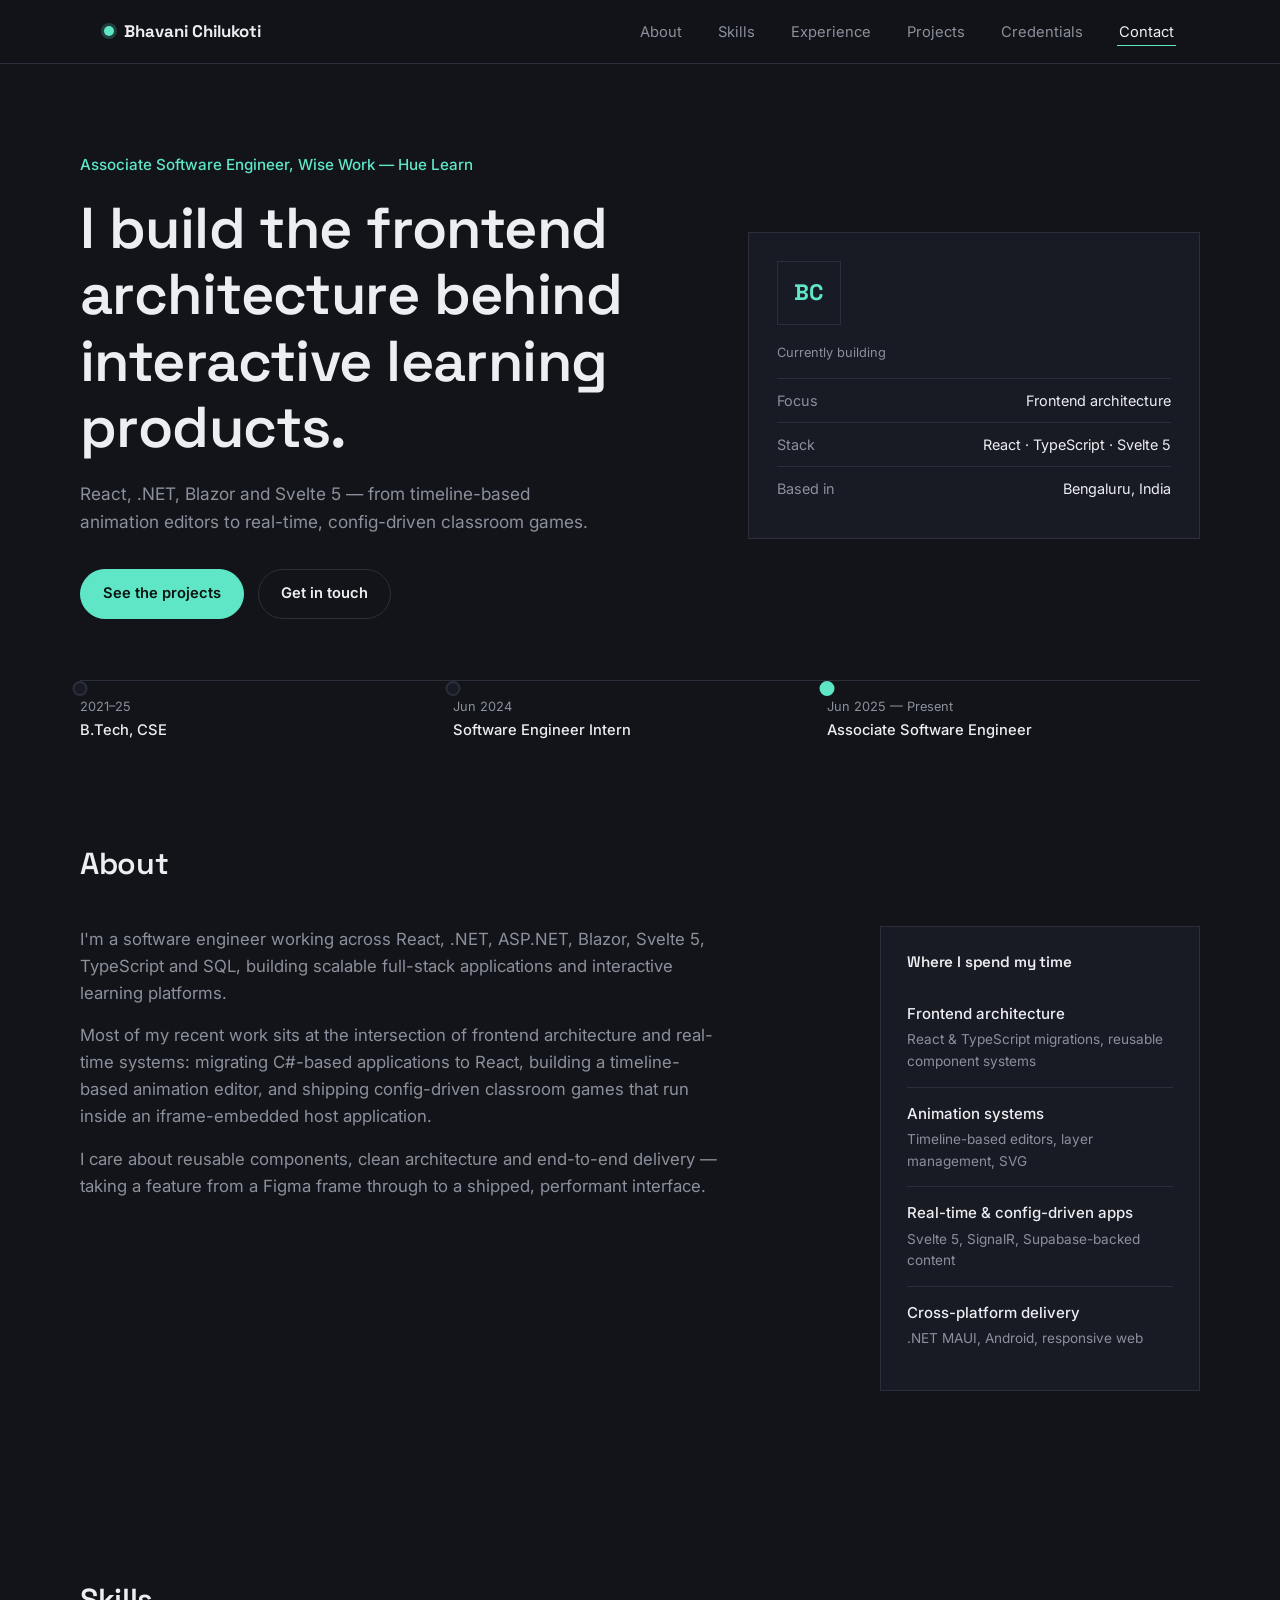
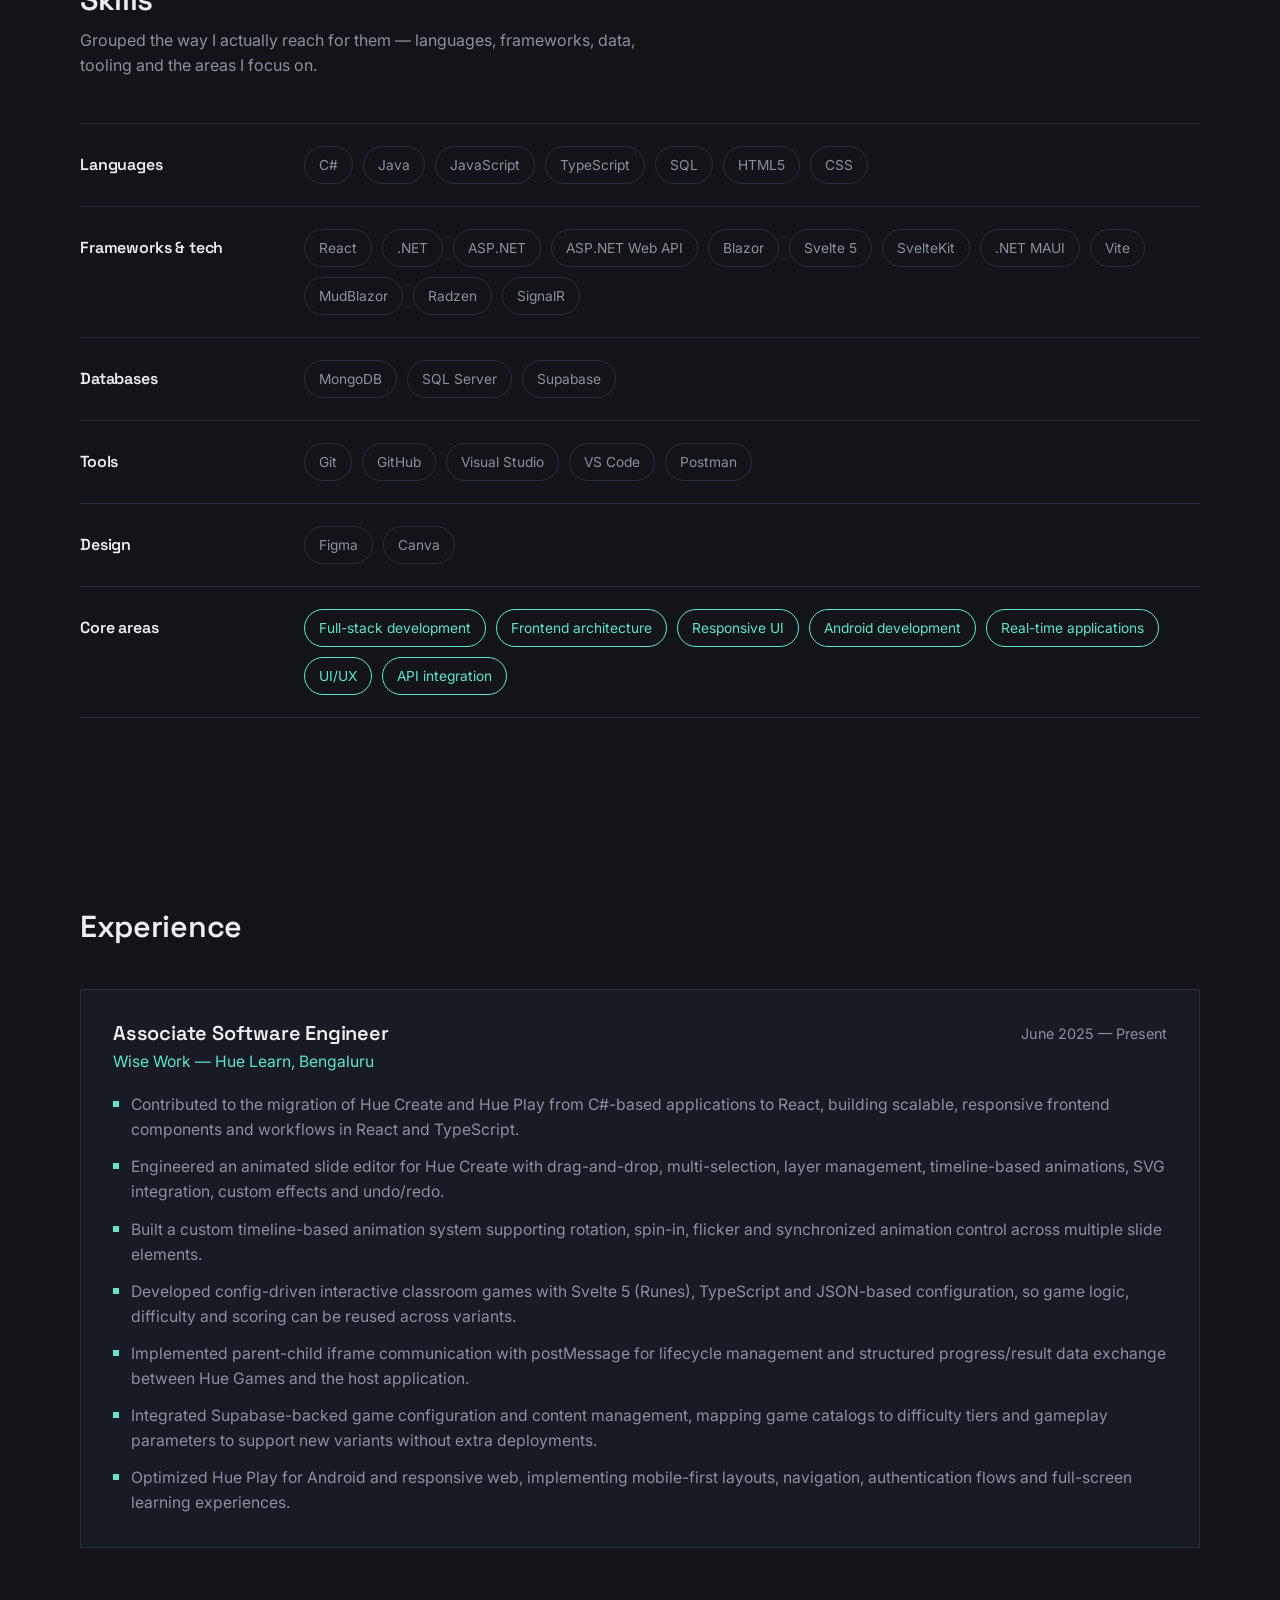
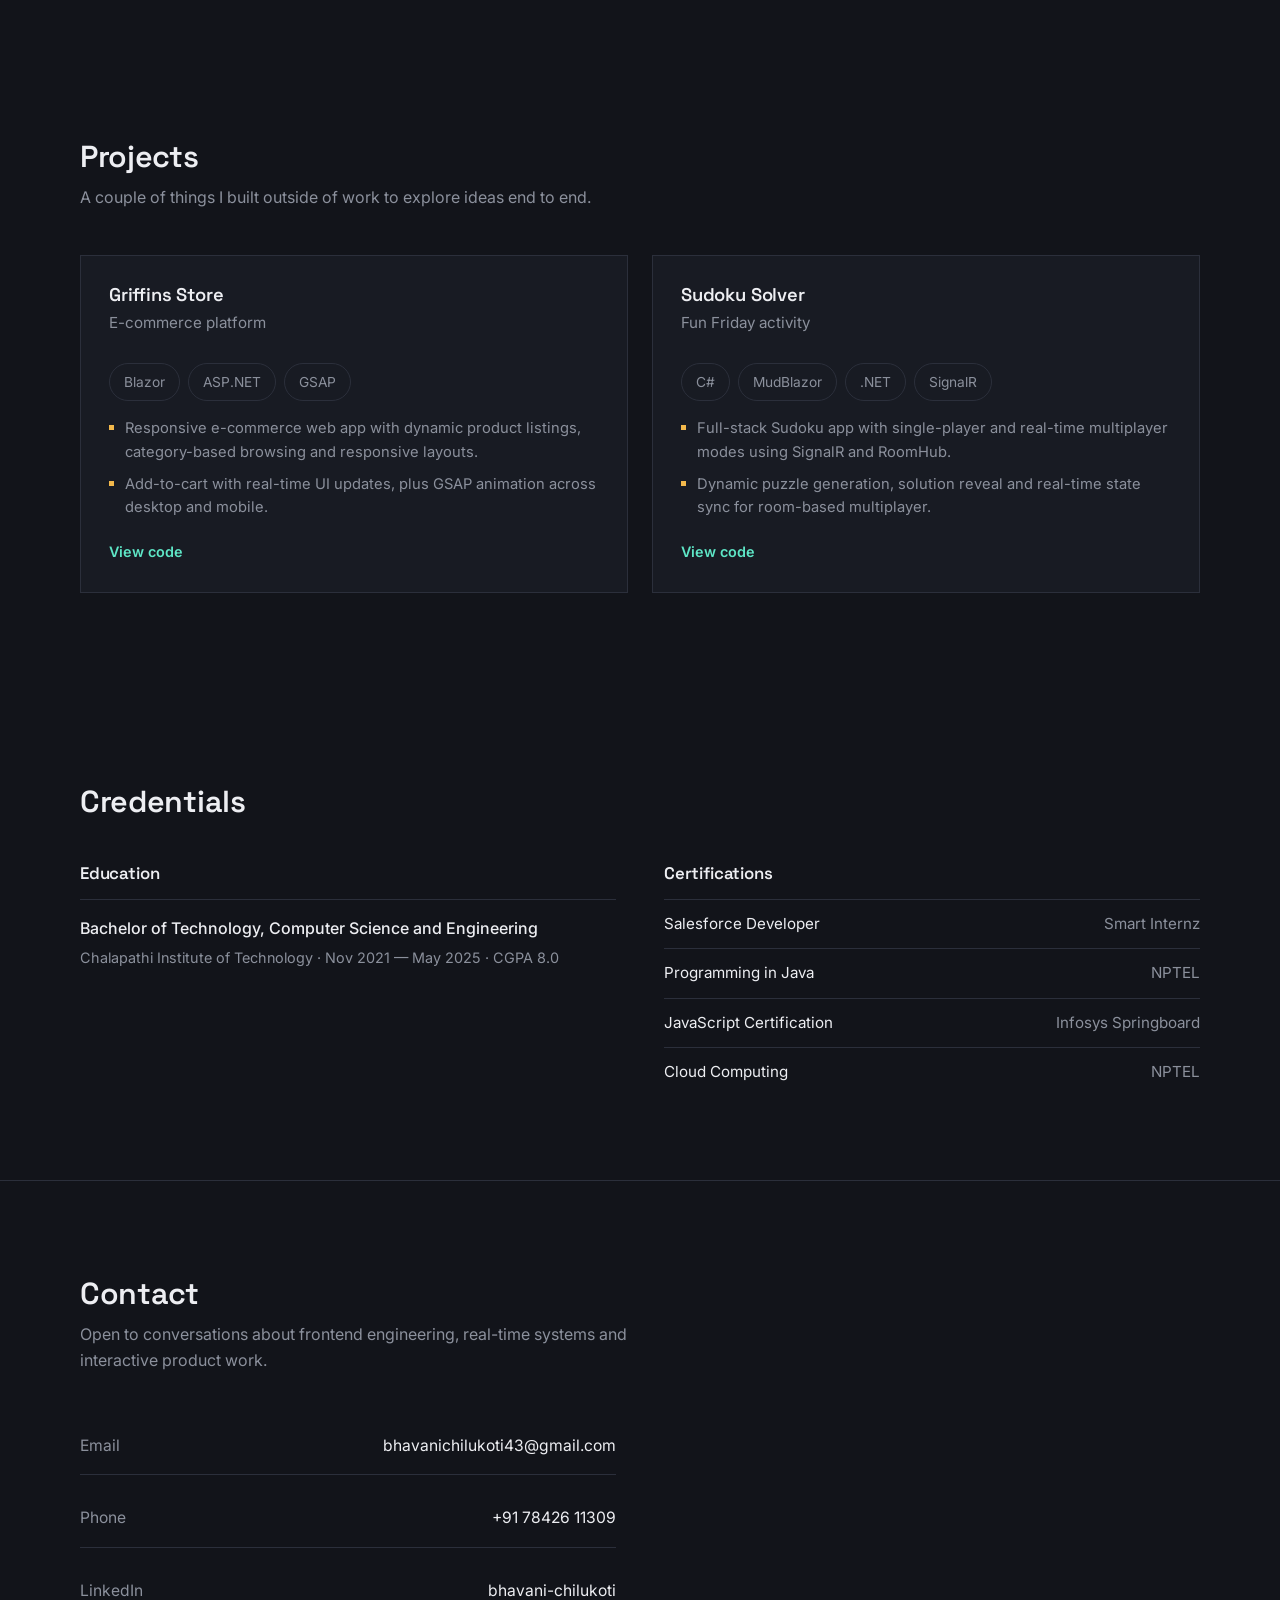
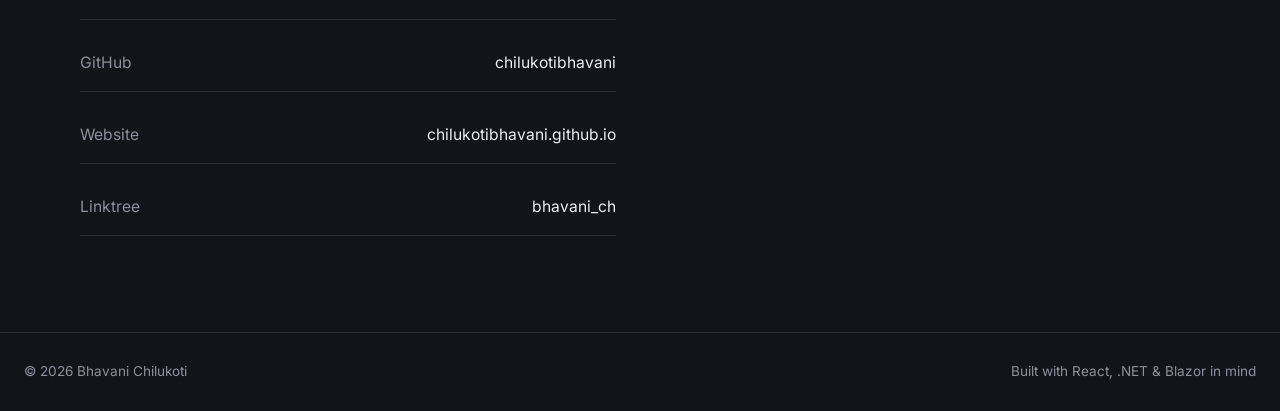
<file: index.html>
<!DOCTYPE html>
<html lang="en">
<head>
<meta charset="UTF-8">
<meta name="viewport" content="width=device-width, initial-scale=1.0">
<title>Bhavani Chilukoti — Software Engineer</title>
<meta name="description" content="Bhavani Chilukoti — Software Engineer building frontend architecture, animation systems and real-time applications with React, .NET, Blazor and Svelte.">
<link rel="preconnect" href="https://fonts.googleapis.com">
<link rel="preconnect" href="https://fonts.gstatic.com" crossorigin>
<link href="https://fonts.googleapis.com/css2?family=Space+Grotesk:wght@500;600;700&family=Inter:wght@400;500;600&display=swap" rel="stylesheet">
<style>
  :root{
    --bg:#12141A;
    --panel:#181B23;
    --panel-2:#1E212B;
    --line:#2B2F3B;
    --text:#EDEEF2;
    --text-muted:#8B909C;
    --accent:#5EE6C6;
    --accent-soft:#5EE6C633;
    --accent-warm:#F2B84B;
    --maxw:1120px;
  }

  *{box-sizing:border-box;margin:0;padding:0;}
  html{scroll-behavior:smooth;}
  body{
    background:var(--bg);
    color:var(--text);
    font-family:'Inter',system-ui,sans-serif;
    font-size:16px;
    line-height:1.6;
    -webkit-font-smoothing:antialiased;
  }
  h1,h2,h3,h4{
    font-family:'Space Grotesk',system-ui,sans-serif;
    font-weight:600;
    letter-spacing:-0.01em;
    line-height:1.15;
  }
  a{color:inherit;text-decoration:none;}
  img{max-width:100%;display:block;}
  ul{list-style:none;}
  section{padding:96px 24px;}
  .wrap{max-width:var(--maxw);margin:0 auto;}
  .prose{max-width:640px;}

  @media (prefers-reduced-motion: reduce){
    *{animation:none !important;transition:none !important;scroll-behavior:auto !important;}
  }

  /* ---------- Nav ---------- */
  header{
    position:sticky;top:0;z-index:50;
    background:rgba(18,20,26,0.86);
    backdrop-filter:blur(10px);
    border-bottom:1px solid var(--line);
  }
  nav{
    max-width:var(--maxw);margin:0 auto;
    display:flex;align-items:center;justify-content:space-between;
    padding:18px 24px;
  }
  .mark{
    font-family:'Space Grotesk';font-weight:700;font-size:1.05rem;
    display:flex;align-items:center;gap:10px;
  }
  .mark-dot{
    width:10px;height:10px;border-radius:50%;
    background:var(--accent);
    box-shadow:0 0 0 3px var(--accent-soft);
  }
  .nav-links{display:flex;gap:32px;}
  .nav-links a{
    font-size:0.92rem;color:var(--text-muted);
    padding:4px 2px;border-bottom:1px solid transparent;
    transition:color .15s ease, border-color .15s ease;
  }
  .nav-links a:hover, .nav-links a.active{color:var(--text);border-color:var(--accent);}
  .nav-toggle{display:none;background:none;border:1px solid var(--line);border-radius:6px;color:var(--text);padding:8px 10px;font-size:1rem;}

  @media (max-width:760px){
    .nav-links{
      position:fixed;inset:64px 0 auto 0;
      background:var(--panel);
      flex-direction:column;gap:0;
      border-bottom:1px solid var(--line);
      transform:translateY(-8px);opacity:0;pointer-events:none;
      transition:transform .18s ease, opacity .18s ease;
    }
    .nav-links.open{transform:translateY(0);opacity:1;pointer-events:auto;}
    .nav-links a{padding:16px 24px;border-bottom:1px solid var(--line);width:100%;}
    .nav-toggle{display:block;}
  }

  /* ---------- Hero ---------- */
  .hero{padding:88px 24px 0;}
  .hero-grid{
    max-width:var(--maxw);margin:0 auto;
    display:grid;grid-template-columns:1.15fr 0.85fr;gap:56px;align-items:center;
  }
  .eyebrow-role{
    display:inline-flex;align-items:center;gap:8px;
    color:var(--accent);font-size:0.95rem;font-weight:500;
    margin-bottom:18px;
  }
  .hero h1{font-size:clamp(2.4rem,5vw,3.6rem);}
  .hero p.tagline{
    color:var(--text-muted);font-size:1.08rem;max-width:520px;margin-top:20px;
  }
  .hero-cta{display:flex;gap:14px;margin-top:34px;flex-wrap:wrap;}
  .btn{
    font-family:'Inter';font-weight:600;font-size:0.92rem;
    padding:12px 22px;border-radius:999px;
    border:1px solid var(--line);
    transition:border-color .15s ease, background .15s ease;
  }
  .btn-primary{background:var(--accent);color:#0B1310;border-color:var(--accent);}
  .btn-primary:hover{background:#79eeD4;}
  .btn-ghost{color:var(--text);}
  .btn-ghost:hover{border-color:var(--accent);}

  .hero-panel{
    background:var(--panel);
    border:1px solid var(--line);
    padding:28px;
    position:relative;
  }
  .hero-panel .kf-label{font-size:0.8rem;color:var(--text-muted);margin-bottom:14px;}
  .hero-monogram{
    width:64px;height:64px;
    border:1px solid var(--line);
    display:flex;align-items:center;justify-content:center;
    font-family:'Space Grotesk';font-weight:700;font-size:1.4rem;color:var(--accent);
    margin-bottom:18px;
  }
  .hero-panel .stat-row{display:flex;justify-content:space-between;padding:10px 0;border-top:1px solid var(--line);font-size:0.9rem;}
  .hero-panel .stat-row span:first-child{color:var(--text-muted);}

  @media (max-width:860px){
    .hero-grid{grid-template-columns:1fr;}
  }

  /* ---------- Career timeline (signature element) ---------- */
  .timeline-strip{padding:56px 24px 8px;}
  .timeline-track{
    max-width:var(--maxw);margin:0 auto;
    position:relative;
    display:flex;justify-content:space-between;
    padding-top:6px;
  }
  .timeline-track::before{
    content:"";position:absolute;top:5px;left:0;right:0;height:1px;
    background:var(--line);
  }
  .timeline-track .tick{
    position:relative;flex:1;text-align:left;padding-left:0;
    cursor:pointer;background:none;border:none;color:inherit;font:inherit;
  }
  .timeline-track .tick::before{
    content:"";position:absolute;top:0;left:0;width:11px;height:11px;
    border-radius:50%;background:var(--panel);border:2px solid var(--line);
    transform:translate(-50%,0);
  }
  .timeline-track .tick.is-now::before{border-color:var(--accent);background:var(--accent);}
  .tick .tk-year{display:block;font-size:0.8rem;color:var(--text-muted);margin-top:16px;}
  .tick .tk-label{display:block;font-size:0.92rem;font-weight:500;margin-top:2px;}
  .tick:hover .tk-label{color:var(--accent);}

  @media (max-width:700px){
    .timeline-track{flex-direction:column;gap:22px;}
    .timeline-track::before{display:none;}
    .timeline-track .tick::before{transform:translate(0,4px);}
    .tick{padding-left:22px;}
    .tk-year{margin-top:0 !important;}
  }

  /* ---------- Section heads ---------- */
  .section-head{margin-bottom:44px;}
  .section-head h2{font-size:1.9rem;}
  .section-head p{color:var(--text-muted);margin-top:10px;max-width:560px;}

  /* ---------- About ---------- */
  #about .prose p{color:var(--text-muted);font-size:1.05rem;}
  #about .prose p + p{margin-top:16px;}
  .about-grid{display:grid;grid-template-columns:1fr 320px;gap:56px;align-items:start;}
  .about-panel{border:1px solid var(--line);background:var(--panel);padding:26px;}
  .about-panel h4{font-size:0.95rem;margin-bottom:18px;}
  .about-panel .focus-item{padding:14px 0;border-top:1px solid var(--line);}
  .about-panel .focus-item:first-of-type{border-top:none;}
  .about-panel .focus-item .fi-title{font-size:0.94rem;font-weight:500;}
  .about-panel .focus-item .fi-sub{font-size:0.85rem;color:var(--text-muted);margin-top:3px;}
  @media (max-width:860px){.about-grid{grid-template-columns:1fr;}}

  /* ---------- Skills (layers panel) ---------- */
  .layers{border-top:1px solid var(--line);}
  .layer-row{
    display:grid;grid-template-columns:200px 1fr;gap:24px;
    padding:22px 0;border-bottom:1px solid var(--line);
    align-items:baseline;
  }
  .layer-row h3{font-size:1rem;color:var(--text);}
  .layer-row .tags{display:flex;flex-wrap:wrap;gap:10px;}
  .tag{
    font-size:0.86rem;padding:7px 14px;border-radius:999px;
    border:1px solid var(--line);color:var(--text-muted);
  }
  .tag.core{border-color:var(--accent);color:var(--accent);}
  @media (max-width:700px){
    .layer-row{grid-template-columns:1fr;gap:10px;}
  }

  /* ---------- Experience ---------- */
  .role-card{
    border:1px solid var(--line);background:var(--panel);
    padding:32px;
  }
  .role-head{display:flex;justify-content:space-between;gap:24px;flex-wrap:wrap;margin-bottom:18px;}
  .role-head h3{font-size:1.25rem;}
  .role-head .role-org{color:var(--accent);font-size:0.98rem;margin-top:4px;}
  .role-head .role-when{color:var(--text-muted);font-size:0.9rem;white-space:nowrap;}
  .role-card ul{display:grid;gap:12px;}
  .role-card li{
    color:var(--text-muted);font-size:0.98rem;
    padding-left:18px;position:relative;
  }
  .role-card li::before{
    content:"";position:absolute;left:0;top:9px;width:6px;height:6px;background:var(--accent);
  }

  /* ---------- Projects ---------- */
  .projects-grid{display:grid;grid-template-columns:1fr 1fr;gap:24px;}
  .project-card{
    border:1px solid var(--line);background:var(--panel);
    padding:28px;display:flex;flex-direction:column;
  }
  .project-card .stack{display:flex;flex-wrap:wrap;gap:8px;margin:14px 0 16px;}
  .project-card h3{font-size:1.15rem;margin-bottom:6px;}
  .project-card p.desc{color:var(--text-muted);font-size:0.95rem;margin-bottom:14px;}
  .project-card ul{display:grid;gap:8px;margin-bottom:20px;flex:1;}
  .project-card li{color:var(--text-muted);font-size:0.92rem;padding-left:16px;position:relative;}
  .project-card li::before{content:"";position:absolute;left:0;top:8px;width:5px;height:5px;background:var(--accent-warm);}
  .project-links{display:flex;gap:16px;margin-top:auto;}
  .project-links a{font-size:0.9rem;font-weight:600;color:var(--accent);border-bottom:1px solid transparent;}
  .project-links a:hover{border-color:var(--accent);}
  @media (max-width:760px){.projects-grid{grid-template-columns:1fr;}}

  /* ---------- Credentials ---------- */
  .cred-grid{display:grid;grid-template-columns:1fr 1fr;gap:48px;}
  .cred-grid h3{font-size:1.05rem;margin-bottom:16px;}
  .cred-grid .edu-item{border-top:1px solid var(--line);padding-top:16px;}
  .cred-grid .edu-item .edu-degree{font-weight:500;}
  .cred-grid .edu-item .edu-meta{color:var(--text-muted);font-size:0.9rem;margin-top:4px;}
  .cert-list{display:grid;gap:12px;}
  .cert-list li{
    border-top:1px solid var(--line);padding-top:12px;
    color:var(--text-muted);font-size:0.95rem;
    display:flex;justify-content:space-between;gap:12px;
  }
  .cert-list li span:first-child{color:var(--text);}
  @media (max-width:700px){.cred-grid{grid-template-columns:1fr;gap:32px;}}

  /* ---------- Contact ---------- */
  #contact{border-top:1px solid var(--line);}
  .contact-grid{display:grid;grid-template-columns:1fr 1fr;gap:48px;align-items:start;}
  .contact-list{display:grid;gap:14px;}
  .contact-list a{
    display:flex;justify-content:space-between;align-items:center;
    padding:16px 0;border-bottom:1px solid var(--line);
    font-size:0.98rem;
  }
  .contact-list a span:first-child{color:var(--text-muted);}
  .contact-list a:hover span:last-child{color:var(--accent);}
  @media (max-width:700px){.contact-grid{grid-template-columns:1fr;}}

  footer{
    border-top:1px solid var(--line);
    padding:28px 24px;color:var(--text-muted);font-size:0.85rem;
    display:flex;justify-content:space-between;flex-wrap:wrap;gap:8px;
  }
</style>
</head>
<body>

<header>
  <nav>
    <div class="mark"><span class="mark-dot"></span>Bhavani Chilukoti</div>
    <button class="nav-toggle" id="navToggle" aria-label="Toggle menu">☰</button>
    <ul class="nav-links" id="navLinks">
      <li><a href="#about">About</a></li>
      <li><a href="#skills">Skills</a></li>
      <li><a href="#experience">Experience</a></li>
      <li><a href="#projects">Projects</a></li>
      <li><a href="#credentials">Credentials</a></li>
      <li><a href="#contact">Contact</a></li>
    </ul>
  </nav>
</header>

<main>

  <section class="hero">
    <div class="hero-grid">
      <div>
        <div class="eyebrow-role">Associate Software Engineer, Wise Work — Hue Learn</div>
        <h1>I build the frontend architecture behind interactive learning products.</h1>
        <p class="tagline">React, .NET, Blazor and Svelte 5 — from timeline-based animation editors to real-time, config-driven classroom games.</p>
        <div class="hero-cta">
          <a href="#projects" class="btn btn-primary">See the projects</a>
          <a href="#contact" class="btn btn-ghost">Get in touch</a>
        </div>
      </div>
      <div class="hero-panel">
        <div class="hero-monogram">BC</div>
        <div class="kf-label">Currently building</div>
        <div class="stat-row"><span>Focus</span><span>Frontend architecture</span></div>
        <div class="stat-row"><span>Stack</span><span>React · TypeScript · Svelte 5</span></div>
        <div class="stat-row"><span>Based in</span><span>Bengaluru, India</span></div>
      </div>
    </div>
  </section>

  <section class="timeline-strip">
    <div class="timeline-track">
      <button class="tick" data-target="#credentials"><span class="tk-year">2021–25</span><span class="tk-label">B.Tech, CSE</span></button>
      <button class="tick" data-target="#experience"><span class="tk-year">Jun 2024</span><span class="tk-label">Software Engineer Intern</span></button>
      <button class="tick is-now" data-target="#experience"><span class="tk-year">Jun 2025 — Present</span><span class="tk-label">Associate Software Engineer</span></button>
    </div>
  </section>

  <section id="about">
    <div class="wrap">
      <div class="section-head">
        <h2>About</h2>
      </div>
      <div class="about-grid">
        <div class="prose">
          <p>I'm a software engineer working across React, .NET, ASP.NET, Blazor, Svelte 5, TypeScript and SQL, building scalable full-stack applications and interactive learning platforms.</p>
          <p>Most of my recent work sits at the intersection of frontend architecture and real-time systems: migrating C#-based applications to React, building a timeline-based animation editor, and shipping config-driven classroom games that run inside an iframe-embedded host application.</p>
          <p>I care about reusable components, clean architecture and end-to-end delivery — taking a feature from a Figma frame through to a shipped, performant interface.</p>
        </div>
        <div class="about-panel">
          <h4>Where I spend my time</h4>
          <div class="focus-item">
            <div class="fi-title">Frontend architecture</div>
            <div class="fi-sub">React &amp; TypeScript migrations, reusable component systems</div>
          </div>
          <div class="focus-item">
            <div class="fi-title">Animation systems</div>
            <div class="fi-sub">Timeline-based editors, layer management, SVG</div>
          </div>
          <div class="focus-item">
            <div class="fi-title">Real-time &amp; config-driven apps</div>
            <div class="fi-sub">Svelte 5, SignalR, Supabase-backed content</div>
          </div>
          <div class="focus-item">
            <div class="fi-title">Cross-platform delivery</div>
            <div class="fi-sub">.NET MAUI, Android, responsive web</div>
          </div>
        </div>
      </div>
    </div>
  </section>

  <section id="skills">
    <div class="wrap">
      <div class="section-head">
        <h2>Skills</h2>
        <p>Grouped the way I actually reach for them — languages, frameworks, data, tooling and the areas I focus on.</p>
      </div>
      <div class="layers">
        <div class="layer-row">
          <h3>Languages</h3>
          <div class="tags">
            <span class="tag">C#</span><span class="tag">Java</span><span class="tag">JavaScript</span>
            <span class="tag">TypeScript</span><span class="tag">SQL</span><span class="tag">HTML5</span><span class="tag">CSS</span>
          </div>
        </div>
        <div class="layer-row">
          <h3>Frameworks &amp; tech</h3>
          <div class="tags">
            <span class="tag">React</span><span class="tag">.NET</span><span class="tag">ASP.NET</span>
            <span class="tag">ASP.NET Web API</span><span class="tag">Blazor</span><span class="tag">Svelte 5</span>
            <span class="tag">SvelteKit</span><span class="tag">.NET MAUI</span><span class="tag">Vite</span>
            <span class="tag">MudBlazor</span><span class="tag">Radzen</span><span class="tag">SignalR</span>
          </div>
        </div>
        <div class="layer-row">
          <h3>Databases</h3>
          <div class="tags">
            <span class="tag">MongoDB</span><span class="tag">SQL Server</span><span class="tag">Supabase</span>
          </div>
        </div>
        <div class="layer-row">
          <h3>Tools</h3>
          <div class="tags">
            <span class="tag">Git</span><span class="tag">GitHub</span><span class="tag">Visual Studio</span>
            <span class="tag">VS Code</span><span class="tag">Postman</span>
          </div>
        </div>
        <div class="layer-row">
          <h3>Design</h3>
          <div class="tags">
            <span class="tag">Figma</span><span class="tag">Canva</span>
          </div>
        </div>
        <div class="layer-row">
          <h3>Core areas</h3>
          <div class="tags">
            <span class="tag core">Full-stack development</span>
            <span class="tag core">Frontend architecture</span>
            <span class="tag core">Responsive UI</span>
            <span class="tag core">Android development</span>
            <span class="tag core">Real-time applications</span>
            <span class="tag core">UI/UX</span>
            <span class="tag core">API integration</span>
          </div>
        </div>
      </div>
    </div>
  </section>

  <section id="experience">
    <div class="wrap">
      <div class="section-head">
        <h2>Experience</h2>
      </div>
      <div class="role-card">
        <div class="role-head">
          <div>
            <h3>Associate Software Engineer</h3>
            <div class="role-org">Wise Work — Hue Learn, Bengaluru</div>
          </div>
          <div class="role-when">June 2025 — Present</div>
        </div>
        <ul>
          <li>Contributed to the migration of Hue Create and Hue Play from C#-based applications to React, building scalable, responsive frontend components and workflows in React and TypeScript.</li>
          <li>Engineered an animated slide editor for Hue Create with drag-and-drop, multi-selection, layer management, timeline-based animations, SVG integration, custom effects and undo/redo.</li>
          <li>Built a custom timeline-based animation system supporting rotation, spin-in, flicker and synchronized animation control across multiple slide elements.</li>
          <li>Developed config-driven interactive classroom games with Svelte 5 (Runes), TypeScript and JSON-based configuration, so game logic, difficulty and scoring can be reused across variants.</li>
          <li>Implemented parent-child iframe communication with postMessage for lifecycle management and structured progress/result data exchange between Hue Games and the host application.</li>
          <li>Integrated Supabase-backed game configuration and content management, mapping game catalogs to difficulty tiers and gameplay parameters to support new variants without extra deployments.</li>
          <li>Optimized Hue Play for Android and responsive web, implementing mobile-first layouts, navigation, authentication flows and full-screen learning experiences.</li>
        </ul>
      </div>
    </div>
  </section>

  <section id="projects">
    <div class="wrap">
      <div class="section-head">
        <h2>Projects</h2>
        <p>A couple of things I built outside of work to explore ideas end to end.</p>
      </div>
      <div class="projects-grid">
        <div class="project-card">
          <h3>Griffins Store</h3>
          <p class="desc">E-commerce platform</p>
          <div class="stack">
            <span class="tag">Blazor</span><span class="tag">ASP.NET</span><span class="tag">GSAP</span>
          </div>
          <ul>
            <li>Responsive e-commerce web app with dynamic product listings, category-based browsing and responsive layouts.</li>
            <li>Add-to-cart with real-time UI updates, plus GSAP animation across desktop and mobile.</li>
          </ul>
          <div class="project-links">
            <a href="https://github.com/chilukotibhavani/GriffinsStores" target="_blank" rel="noopener">View code</a>
          </div>
        </div>
        <div class="project-card">
          <h3>Sudoku Solver</h3>
          <p class="desc">Fun Friday activity</p>
          <div class="stack">
            <span class="tag">C#</span><span class="tag">MudBlazor</span><span class="tag">.NET</span><span class="tag">SignalR</span>
          </div>
          <ul>
            <li>Full-stack Sudoku app with single-player and real-time multiplayer modes using SignalR and RoomHub.</li>
            <li>Dynamic puzzle generation, solution reveal and real-time state sync for room-based multiplayer.</li>
          </ul>
          <div class="project-links">
            <a href="https://github.com/chilukotibhavani/Sudoku" target="_blank" rel="noopener">View code</a>
          </div>
        </div>
      </div>
    </div>
  </section>

  <section id="credentials">
    <div class="wrap">
      <div class="section-head">
        <h2>Credentials</h2>
      </div>
      <div class="cred-grid">
        <div>
          <h3>Education</h3>
          <div class="edu-item">
            <div class="edu-degree">Bachelor of Technology, Computer Science and Engineering</div>
            <div class="edu-meta">Chalapathi Institute of Technology · Nov 2021 — May 2025 · CGPA 8.0</div>
          </div>
        </div>
        <div>
          <h3>Certifications</h3>
          <ul class="cert-list">
            <li><span>Salesforce Developer</span><span>Smart Internz</span></li>
            <li><span>Programming in Java</span><span>NPTEL</span></li>
            <li><span>JavaScript Certification</span><span>Infosys Springboard</span></li>
            <li><span>Cloud Computing</span><span>NPTEL</span></li>
          </ul>
        </div>
      </div>
    </div>
  </section>

  <section id="contact">
    <div class="wrap">
      <div class="section-head">
        <h2>Contact</h2>
        <p>Open to conversations about frontend engineering, real-time systems and interactive product work.</p>
      </div>
      <div class="contact-grid">
        <div class="contact-list">
          <a href="mailto:bhavanichilukoti43@gmail.com"><span>Email</span><span>bhavanichilukoti43@gmail.com</span></a>
          <a href="tel:+917842611309"><span>Phone</span><span>+91 78426 11309</span></a>
          <a href="https://www.linkedin.com/in/bhavani-chilukoti-80124a293/" target="_blank" rel="noopener"><span>LinkedIn</span><span>bhavani-chilukoti</span></a>
          <a href="https://github.com/chilukotibhavani" target="_blank" rel="noopener"><span>GitHub</span><span>chilukotibhavani</span></a>
          <a href="https://chilukotibhavani.github.io/My_Portfolio/" target="_blank" rel="noopener"><span>Website</span><span>chilukotibhavani.github.io</span></a>
          <a href="https://linktr.ee/bhavani_ch" target="_blank" rel="noopener"><span>Linktree</span><span>bhavani_ch</span></a>
        </div>
      </div>
    </div>
  </section>

</main>

<footer>
  <span>© 2026 Bhavani Chilukoti</span>
  <span>Built with React, .NET &amp; Blazor in mind</span>
</footer>

<script>
  const navToggle = document.getElementById('navToggle');
  const navLinks = document.getElementById('navLinks');
  navToggle.addEventListener('click', () => navLinks.classList.toggle('open'));
  navLinks.querySelectorAll('a').forEach(a => a.addEventListener('click', () => navLinks.classList.remove('open')));

  document.querySelectorAll('.tick').forEach(t => {
    t.addEventListener('click', () => {
      document.querySelector(t.dataset.target)?.scrollIntoView({behavior:'smooth', block:'start'});
    });
  });

  const sections = document.querySelectorAll('main section[id]');
  const navA = document.querySelectorAll('.nav-links a');
  const spy = new IntersectionObserver(entries => {
    entries.forEach(e => {
      if (e.isIntersecting){
        navA.forEach(a => a.classList.toggle('active', a.getAttribute('href') === '#' + e.target.id));
      }
    });
  }, {rootMargin:'-45% 0px -50% 0px'});
  sections.forEach(s => spy.observe(s));
</script>

</body>
</html>
</file>
